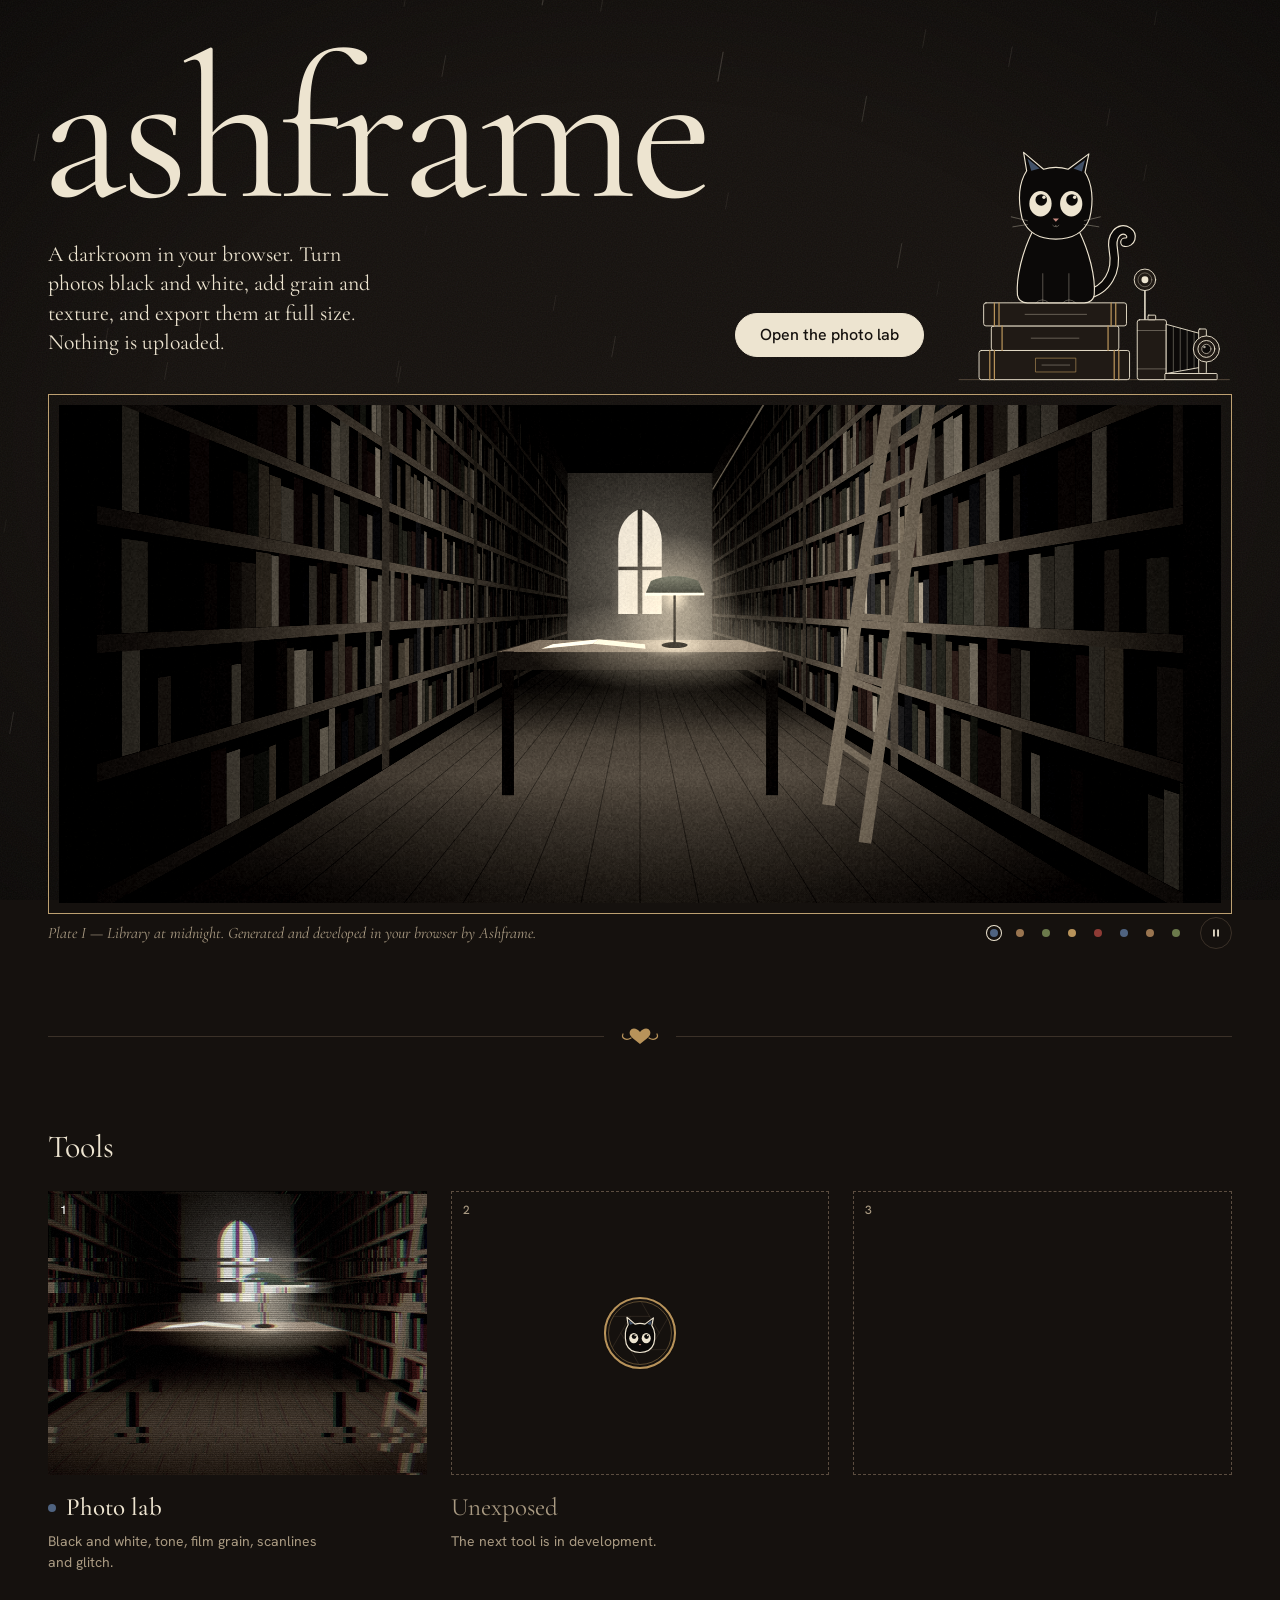
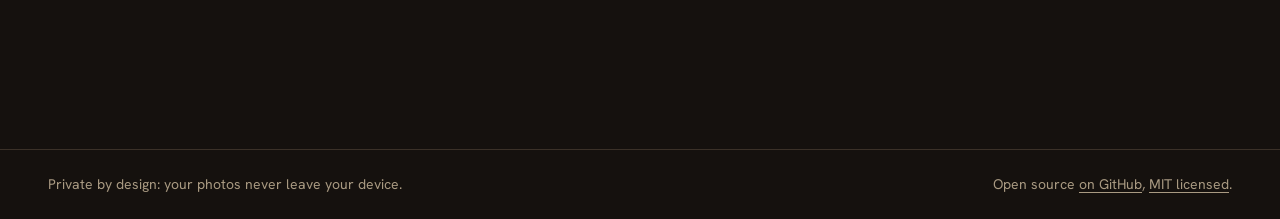
<file: index.html>
<!doctype html>
<html lang="en">
<head>
  <meta charset="utf-8">
  <meta name="viewport" content="width=device-width, initial-scale=1, viewport-fit=cover">
  <title>Ashframe — a darkroom in your browser</title>
  <meta name="description" content="Free, private photo tools that run entirely in your browser. Black and white, film grain, scanlines and glitch. Nothing is uploaded.">
  <meta name="theme-color" content="#15110e">
  <meta property="og:title" content="Ashframe">
  <meta property="og:description" content="A darkroom in your browser. Private photo tools: nothing is uploaded.">
  <meta property="og:type" content="website">
  <meta property="og:image" content="https://concord808030-tech.github.io/Ashframe/assets/brand/icon-512.png">
  <link rel="icon" href="assets/brand/logo.svg" type="image/svg+xml">
  <link rel="icon" href="assets/brand/icon-32.png" sizes="32x32" type="image/png">
  <link rel="icon" href="assets/brand/icon-192.png" sizes="192x192" type="image/png">
  <link rel="apple-touch-icon" href="assets/brand/apple-touch-icon.png">
  <link rel="preload" href="assets/fonts/hanken-grotesk-latin-wght.woff2" as="font" type="font/woff2" crossorigin>
  <link rel="preload" href="assets/fonts/cormorant-garamond-latin-wght.woff2" as="font" type="font/woff2" crossorigin>
  <link rel="stylesheet" href="css/base.css">
  <link rel="stylesheet" href="css/home.css">
  <script type="module" src="js/home.js"></script>
</head>
<body>
  <!-- Rain falling behind the page content (js/rain.js) -->
  <canvas class="rain" id="rain" aria-hidden="true"></canvas>

  <main class="home">
    <header class="intro">
      <h1 class="display">ashframe</h1>
      <p class="lede">A darkroom in your browser. Turn photos black and white, add grain and texture, and export them at full size. Nothing is uploaded.</p>
      <a class="btn btn-primary cta" href="lab/">Open the photo lab</a>
      <!-- The vignette: a black cat on three old books beside a folding camera.
           Colours come from css/home.css; Task 6 reuses these paths. -->
      <svg class="vignette" viewBox="0 0 360 400" aria-hidden="true">
        <g transform="translate(0 20)">
          <path class="desk" d="M4 378H356"/>
          <g class="books">
            <rect class="cover" x="30" y="340" width="196" height="38" rx="3"/>
            <rect class="cover" x="46" y="308" width="166" height="32" rx="3"/>
            <rect class="cover" x="36" y="278" width="186" height="30" rx="3"/>
            <path class="band" d="M44 340v38M50 340v38M206 340v38M212 340v38M60 308v32M198 308v32M50 278v30M56 278v30M202 278v30M208 278v30"/>
            <rect class="label" x="104" y="350" width="52" height="18"/>
            <path class="hair" d="M112 359h36M98 324h62M90 293h80"/>
          </g>
          <g class="cat">
            <!-- Tail: a cream rim under a black stroke, standing up with a curl -->
            <g class="cat-tail">
              <path class="tail-rim" d="M168 268C198 262 210 236 205 210C201 190 213 178 224 185C231 190 228 200 220 199"/>
              <path class="tail" d="M168 268C198 262 210 236 205 210C201 190 213 178 224 185C231 190 228 200 220 199"/>
            </g>
            <path class="solid body" d="M100 184C87 210 78 244 80 268Q82 278 93 278H167Q178 278 180 268C182 244 173 210 160 184Z"/>
            <path class="hair" d="M113 278V240M147 278V240M104 278Q112 270 121 278M139 278Q147 270 156 278"/>
            <!-- A big round head, ears up, looking at you -->
            <path class="solid body" d="M86 168C80 142 83 120 92 106L88 82L114 104Q130 99 146 104L173 84L168 108C177 122 180 144 174 168C166 189 147 195 130 195C113 195 94 189 86 168Z"/>
            <path class="inner-ear" d="M93 90L98 106L109 103ZM168 92L164 107L153 103Z"/>
            <path class="hair" d="M93 171L72 166M93 176L74 179M167 171L188 166M167 176L186 179M126 177Q130 181 130 177Q130 181 134 177"/>
            <path class="nose" d="M126 168h8l-4 4.5z"/>
            <g class="cat-eyes">
              <ellipse class="eye" cx="110" cy="149" rx="14.5" ry="16.5"/>
              <ellipse class="eye" cx="150" cy="149" rx="14.5" ry="16.5"/>
              <g class="cat-pupils">
                <circle class="pupil" cx="111" cy="144" r="7.5"/>
                <circle class="pupil" cx="151" cy="144" r="7.5"/>
                <circle class="shine" cx="114.5" cy="140.5" r="2.2"/>
                <circle class="shine" cx="154.5" cy="140.5" r="2.2"/>
              </g>
            </g>
          </g>
          <g class="flash">
            <circle cx="246" cy="248" r="26"/>
            <path d="M246 214v-14M212 248h-12M280 248h12M222 224l-9-9M270 224l9-9"/>
          </g>
          <g class="camera">
            <path class="stem" d="M246 300V262"/>
            <circle class="cover" cx="246" cy="248" r="14"/>
            <circle class="hair" cx="246" cy="248" r="9"/>
            <circle class="bulb" cx="246" cy="248" r="4.5"/>
            <rect class="cover" x="236" y="300" width="38" height="78" rx="3"/>
            <path class="hair" d="M236 314h38M236 364h38"/>
            <rect class="cover" x="250" y="294" width="10" height="6" rx="1"/>
            <rect class="cover" x="272" y="370" width="68" height="8" rx="1"/>
            <path class="solid" d="M274 306L318 318V362L274 370Z"/>
            <path class="hair" d="M283 308.5V368.4M292 310.9V366.7M301 313.4V365.1M310 315.8V363.5"/>
            <rect class="cover" x="316" y="312" width="10" height="58" rx="1.5"/>
            <circle class="cover" cx="326" cy="338" r="17"/>
            <circle cx="326" cy="338" r="11"/>
            <circle class="glass" cx="326" cy="338" r="6"/>
            <circle class="glint" cx="323.5" cy="335.5" r="1.6"/>
          </g>
        </g>
      </svg>
    </header>

    <figure class="print">
      <!-- Two stacked canvases: each new print develops on top of the last -->
      <div class="print-frame">
        <canvas aria-hidden="true"></canvas>
        <canvas aria-hidden="true"></canvas>
      </div>
      <div class="print-meta">
        <figcaption id="print-caption">Plate I — Library at midnight. Generated and developed in your browser by Ashframe.</figcaption>
        <div class="print-controls">
          <div class="print-dots" id="print-dots" role="group" aria-label="Prints"></div>
          <button type="button" class="icon-btn" id="motion-toggle" aria-label="Pause the slideshow, rain and cat"></button>
        </div>
      </div>
    </figure>

    <div class="fleuron" aria-hidden="true">
      <svg viewBox="0 0 40 20"><path d="M20 18C14 13 8 10 10 5C12 1 17 2 20 6C23 2 28 1 30 5C32 10 26 13 20 18Z"/><path class="tendril" d="M11 12C6 15 1 12 3 8M29 12C34 15 39 12 37 8"/></svg>
    </div>

    <section class="tools" aria-labelledby="tools-title">
      <h2 id="tools-title">Tools</h2>
      <!-- Tools as frames on a roll of film. New tools take the next unexposed frame. -->
      <ol class="strip">
        <li class="frame frame-live" style="--tone: var(--slate)">
          <a class="frame-link" href="lab/">
            <span class="frame-no" aria-hidden="true">1</span>
            <span class="frame-thumb"><canvas id="thumb" aria-hidden="true"></canvas></span>
            <span class="frame-name"><span class="swatch" aria-hidden="true"></span>Photo lab</span>
            <span class="frame-desc">Black and white, tone, film grain, scanlines and glitch.</span>
          </a>
        </li>
        <li class="frame frame-empty">
          <span class="frame-no" aria-hidden="true">2</span>
          <span class="frame-thumb"><img class="frame-icon" src="assets/brand/logo.svg" width="96" height="96" alt=""></span>
          <span class="frame-name">Unexposed</span>
          <span class="frame-desc">The next tool is in development.</span>
        </li>
        <li class="frame frame-empty" aria-hidden="true">
          <span class="frame-no">3</span>
          <span class="frame-thumb"></span>
        </li>
      </ol>
    </section>
  </main>

  <footer class="site-foot">
    <p>Private by design: your photos never leave your device.</p>
    <p>Open source <a href="https://github.com/concord808030-tech/Ashframe">on GitHub</a>, <a href="https://github.com/concord808030-tech/Ashframe/blob/main/LICENSE">MIT licensed</a>.</p>
  </footer>
</body>
</html>
</file>
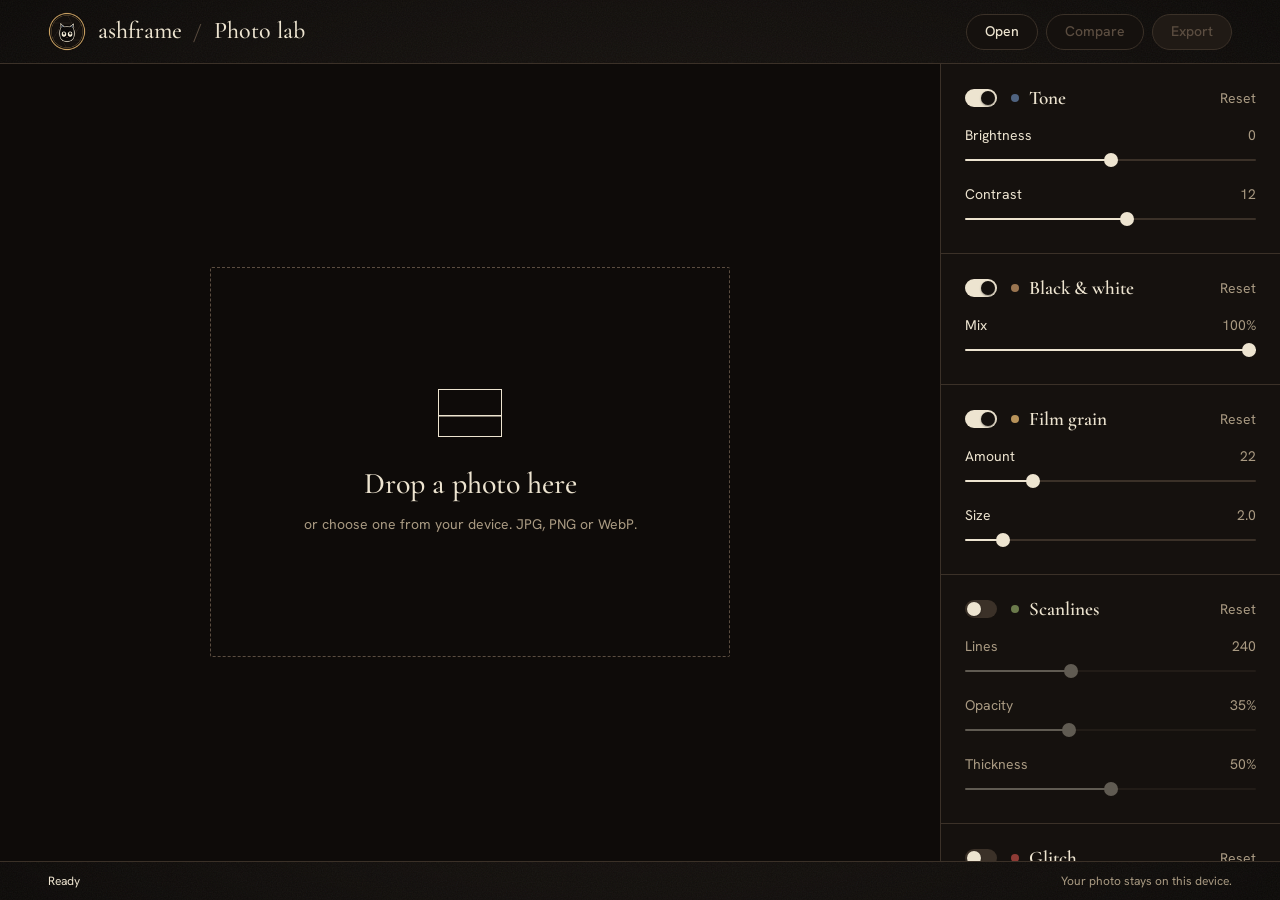
<file: lab/index.html>
<!doctype html>
<html lang="en">
<head>
  <meta charset="utf-8">
  <meta name="viewport" content="width=device-width, initial-scale=1, viewport-fit=cover">
  <title>Photo lab — Ashframe</title>
  <meta name="description" content="Edit photos privately in your browser: black and white, tone, film grain, scanlines and glitch. Nothing is uploaded.">
  <meta name="theme-color" content="#15110e">
  <link rel="icon" href="../assets/brand/logo.svg" type="image/svg+xml">
  <link rel="icon" href="../assets/brand/icon-32.png" sizes="32x32" type="image/png">
  <link rel="icon" href="../assets/brand/icon-192.png" sizes="192x192" type="image/png">
  <link rel="apple-touch-icon" href="../assets/brand/apple-touch-icon.png">
  <link rel="preload" href="../assets/fonts/hanken-grotesk-latin-wght.woff2" as="font" type="font/woff2" crossorigin>
  <link rel="preload" href="../assets/fonts/cormorant-garamond-latin-wght.woff2" as="font" type="font/woff2" crossorigin>
  <link rel="stylesheet" href="../css/base.css">
  <link rel="stylesheet" href="../css/lab.css">
  <script type="module" src="../js/lab.js"></script>
</head>
<body>
  <header class="bar">
    <div class="crumbs">
      <a class="wordmark" href="../"><img class="wordmark-icon" src="../assets/brand/icon-64.png" width="32" height="32" alt="">ashframe</a>
      <span class="crumb-sep" aria-hidden="true">/</span>
      <h1 class="page-title">Photo lab</h1>
    </div>
    <div class="actions">
      <button type="button" class="btn" id="open">Open</button>
      <button type="button" class="btn" id="compare" disabled
              title="Hold to see the original (or hold the \ key)">Compare</button>
      <button type="button" class="btn btn-primary" id="export" disabled>Export</button>
    </div>
    <!-- Opened by the Open button and the drop zone; hidden from assistive tech to avoid a duplicate control -->
    <input type="file" id="file" class="visually-hidden" tabindex="-1" aria-hidden="true" aria-label="Open image"
           accept="image/jpeg,image/png,image/webp,.jpg,.jpeg,.png,.webp">
  </header>

  <main class="lab">
    <section class="stage" id="stage" aria-label="Preview">
      <button type="button" class="drop" id="drop">
        <span class="drop-frame" aria-hidden="true"></span>
        <span class="drop-title">Drop a photo here</span>
        <span class="drop-sub">or choose one from your device. JPG, PNG or WebP.</span>
      </button>
      <canvas id="view" hidden aria-label="Processed preview"></canvas>
      <p class="readout" id="readout" hidden></p>
      <div class="drag-hint" aria-hidden="true">Release to open</div>
      <div class="developing" id="developing" hidden aria-hidden="true"></div>
    </section>

    <aside class="panel" id="panel" aria-label="Controls">
      <div id="effects"></div>

      <section class="fx" aria-labelledby="out-title">
        <div class="fx-head">
          <h2 class="fx-title" id="out-title">Output</h2>
        </div>
        <div class="ctl">
          <label for="format">Format</label>
          <select id="format">
            <option value="image/png">PNG</option>
            <option value="image/jpeg">JPEG</option>
            <option value="image/webp">WebP</option>
          </select>
        </div>
        <div class="ctl" id="quality-row" hidden>
          <div class="ctl-row">
            <label for="quality">Quality</label>
            <output for="quality" id="quality-out" aria-hidden="true">92</output>
          </div>
          <input type="range" id="quality" min="50" max="100" step="1" value="92">
        </div>
        <p class="note" id="export-size">Exports up to 4000 px on the long side.</p>
      </section>

      <div class="panel-foot">
        <button type="button" class="btn" id="reseed" title="New random layout for grain and glitch">Reseed</button>
        <button type="button" class="btn" id="reset-all">Reset all</button>
      </div>
    </aside>
  </main>

  <footer class="status">
    <span id="status" role="status" aria-live="polite">Ready</span>
    <span class="privacy">Your photo stays on this device.</span>
  </footer>
</body>
</html>
</file>
<file: css/base.css>
/* ==========================================================
   Ashframe — shared design system (every page loads this)

   Direction: "dark academia". Walnut-black paper, candle-cream ink,
   a Cormorant Garamond serif for display type and a quiet grain and
   vignette over the page. Colour is used sparingly: five muted
   academia tones (oxblood, moss, brass, slate, sepia) that mark
   tools and effects as small swatches.

   - Tokens live on :root. The site is dark only; there is no light mode.
   - Type: Cormorant Garamond (display) and Hanken Grotesk (UI), both
     self-hosted, sentence case.
   - Photos are sharp-cornered; controls are soft (pills).
   - All motion is disabled under prefers-reduced-motion.
   ========================================================== */

/* Self-hosted so the site makes no external requests. SIL OFL, see assets/fonts/OFL*.txt */
@font-face {
  font-family: "Hanken Grotesk";
  src: url("../assets/fonts/hanken-grotesk-latin-wght.woff2") format("woff2");
  font-weight: 100 900;
  font-style: normal;
  font-display: swap;
}

@font-face {
  font-family: "Cormorant Garamond";
  src: url("../assets/fonts/cormorant-garamond-latin-wght.woff2") format("woff2");
  font-weight: 300 700;
  font-style: normal;
  font-display: swap;
}

@font-face {
  font-family: "Cormorant Garamond";
  src: url("../assets/fonts/cormorant-garamond-latin-wght-italic.woff2") format("woff2");
  font-weight: 300 700;
  font-style: italic;
  font-display: swap;
}

:root {
  /* Neutrals */
  --paper: #15110e;     /* page background (walnut black) */
  --ink: #ede4d0;       /* primary text, primary buttons (candle cream) */
  --backdrop: #0e0b09;  /* behind photos */
  --surface: #201a15;   /* hover / subtle fills */
  --line: #3b3128;      /* hairlines, slider tracks */
  --muted: #a99a82;     /* secondary text: 6:1+ on every neutral above */
  --faint: #5b4d40;     /* decorative only, never for text */

  /* Academia tones. Swatches and accents only. */
  --oxblood: #8e3b35;
  --moss: #6b7a4b;
  --brass: #b8935a;
  --slate: #4f6380;
  --sepia: #9a7550;

  --font: "Hanken Grotesk", ui-sans-serif, system-ui, -apple-system, "Segoe UI", Roboto,
    sans-serif;
  --serif: "Cormorant Garamond", "Iowan Old Style", Georgia, serif;

  /* Type scale (major third, 16px base) */
  --t-xs: 0.75rem;   /* 12 */
  --t-sm: 0.875rem;  /* 14 */
  --t-md: 1rem;      /* 16 */
  --t-lg: 1.25rem;   /* 20 */
  --t-xl: 1.5625rem; /* 25 */

  --gutter: clamp(16px, 4vw, 48px);
  --ease: cubic-bezier(0.2, 0.7, 0.1, 1);
  --fast: 160ms;
  --slow: 420ms;

  color-scheme: dark;
}

/* Smooth page-to-page morph (home → photo lab) where supported */
@view-transition {
  navigation: auto;
}

*,
*::before,
*::after {
  box-sizing: border-box;
}

[hidden] {
  display: none !important;
}


html {
  -webkit-text-size-adjust: 100%;
}

body {
  margin: 0;
  background: var(--paper);
  color: var(--ink);
  font: 400 var(--t-md) / 1.5 var(--font);
  font-feature-settings: "ss01", "tnum";
  -webkit-font-smoothing: antialiased;
  -moz-osx-font-smoothing: grayscale;
  -webkit-tap-highlight-color: transparent;
}

h1,
h2,
h3,
p {
  margin: 0;
}

a {
  color: inherit;
  text-decoration-thickness: 1px;
  text-underline-offset: 0.2em;
}

button,
input,
select {
  font: inherit;
  color: inherit;
}

:focus-visible {
  outline: 2px solid var(--brass);
  outline-offset: 3px;
  border-radius: 2px;
}

::selection {
  background: var(--brass);
  color: var(--paper);
}

/* Atmosphere: a fixed vignette and paper grain behind everything.
   The rain canvas (home) and the content sit above them. */
body::before,
body::after {
  content: "";
  position: fixed;
  inset: 0;
  z-index: -2;
  pointer-events: none;
}

body::before {
  background: radial-gradient(ellipse at center, transparent 55%, rgb(0 0 0 / 0.45));
}

body::after {
  background-image: url("data:image/svg+xml,%3Csvg xmlns='http://www.w3.org/2000/svg' width='200' height='200'%3E%3Cfilter id='n'%3E%3CfeTurbulence type='fractalNoise' baseFrequency='0.8' numOctaves='2' stitchTiles='stitch'/%3E%3C/filter%3E%3Crect width='100%25' height='100%25' filter='url(%23n)'/%3E%3C/svg%3E");
  opacity: 0.06;
}

.visually-hidden {
  position: absolute;
  width: 1px;
  height: 1px;
  padding: 0;
  margin: -1px;
  overflow: hidden;
  clip: rect(0 0 0 0);
  white-space: nowrap;
  border: 0;
}

/* ---------- Wordmark ---------- */

.wordmark {
  display: inline-flex;
  align-items: center;
  gap: 0.5em;
  font-family: var(--serif);
  font-weight: 500;
  font-size: calc(var(--t-lg) * 1.2);
  line-height: 1;
  letter-spacing: 0;
  text-decoration: none;
}

/* The brand icon, a disc */
.wordmark-icon {
  display: block;
  width: 1.6em;
  height: 1.6em;
  border-radius: 50%;
}

/* ---------- Fleuron: a centred ornament between hairlines ---------- */

.fleuron {
  display: flex;
  align-items: center;
  gap: 16px;
  color: var(--faint);
  line-height: 1;
}

.fleuron::before,
.fleuron::after {
  content: "";
  flex: 1;
  height: 1px;
  background: var(--line);
}

/* ---------- Buttons ---------- */

.btn {
  display: inline-flex;
  align-items: center;
  justify-content: center;
  gap: 0.5em;
  height: 36px;
  padding: 0 18px;
  border: 1px solid var(--line);
  border-radius: 999px;
  background: var(--paper);
  font-size: var(--t-sm);
  font-weight: 500;
  text-decoration: none;
  white-space: nowrap;
  cursor: pointer;
  transition: border-color var(--fast) var(--ease), background-color var(--fast) var(--ease),
    color var(--fast) var(--ease), transform var(--fast) var(--ease);
}

.btn:hover:not(:disabled) {
  border-color: var(--ink);
}

.btn:active:not(:disabled) {
  transform: scale(0.97);
}

.btn:disabled {
  color: var(--faint);
  cursor: not-allowed;
}

.btn-primary {
  border-color: var(--ink);
  background: var(--ink);
  color: var(--paper);
}

.btn-primary:hover:not(:disabled) {
  opacity: 0.85;
}

.btn-primary:disabled {
  border-color: var(--line);
  background: var(--surface);
}

/* ---------- Round icon button (pause) ---------- */

.icon-btn {
  display: inline-grid;
  place-items: center;
  flex: none;
  width: 36px;
  height: 36px;
  padding: 0;
  border: 1px solid var(--line);
  border-radius: 50%;
  background: var(--paper);
  cursor: pointer;
  transition: border-color var(--fast) var(--ease), transform var(--fast) var(--ease);
}

.icon-btn:hover {
  border-color: var(--ink);
}

.icon-btn:active {
  transform: scale(0.94);
}

.icon-btn svg {
  display: block;
  width: 18px;
  height: 18px;
}

@media (pointer: coarse) {
  .icon-btn {
    width: 44px;
    height: 44px;
  }
}

/* ---------- Swatch: an academia-tone dot that marks a tool or effect ---------- */

.swatch {
  display: inline-block;
  flex: none;
  width: 8px;
  height: 8px;
  border-radius: 50%;
  background: var(--tone, var(--faint));
}

/* ---------- "Developing" reveal ----------
   A print emerging in the developer tray: starts as bright, flat paper,
   the shadows arrive first, then full contrast. Used for the home photo
   and whenever a photo loads in the lab. */

.develop {
  animation: develop 2.4s var(--ease) both;
}

@keyframes develop {
  0% {
    opacity: 0;
    filter: brightness(2.2) contrast(0.3) blur(2px);
  }
  35% {
    opacity: 1;
    filter: brightness(1.5) contrast(0.6) blur(0.5px);
  }
  100% {
    opacity: 1;
    filter: none;
  }
}

/* ---------- Motion off ---------- */

@media (prefers-reduced-motion: reduce) {
  @view-transition {
    navigation: none;
  }

  *,
  *::before,
  *::after {
    animation: none !important;
    transition: none !important;
  }
}
</file>
<file: css/home.css>
/* ==========================================================
   Home page: wordmark, the developing print, the tool strip.
   The print is the one bold element; everything else stays quiet.
   ========================================================== */

.home {
  max-width: 1440px;
  margin: 0 auto;
  padding: var(--gutter);
  padding-top: max(var(--gutter), env(safe-area-inset-top));
}

/* ---------- Rain (js/rain.js) ----------
   Fixed behind everything. Opaque surfaces (the photo frame) cover it. */

.rain {
  position: fixed;
  inset: 0;
  z-index: -1;
  width: 100%;
  height: 100%;
  pointer-events: none;
}

/* ---------- Intro ---------- */

.intro {
  --intro-gap: clamp(28px, 4vw, 48px);
  display: grid;
  grid-template-columns: minmax(0, 1fr) auto auto;
  grid-template-areas:
    "display display vignette"
    "lede    cta     vignette";
  align-items: end;
  column-gap: 32px;
  row-gap: 24px;
  margin-bottom: var(--intro-gap);
}

/* The vignette stands at the right: a black cat on three old books beside a
   folding camera, the desk line sitting just above the plate's brass hairline
   (never on it). It develops in just before the print does. Line art in --ink. */
.vignette {
  grid-area: vignette;
  align-self: end;
  width: auto;
  height: clamp(220px, 24vw, 340px);
  aspect-ratio: 360 / 400;
  /* Pull it down toward the plate, but keep the desk line ~14px clear of the
     brass hairline (outline-offset 10px) so the art never sits on it */
  margin-bottom: calc(24px - var(--intro-gap));
  overflow: visible;
  fill: none;
  stroke: var(--ink);
  stroke-width: 1.2;
  stroke-linecap: round;
  stroke-linejoin: round;
  animation: develop 2s var(--ease) both;
}

.vignette .desk { stroke: var(--faint); }
.vignette .cover { fill: var(--surface); }
.vignette .solid { fill: #0b0908; }
.vignette .body { stroke-width: 1.5; }
.vignette .hair { stroke-width: 0.8; opacity: 0.55; }
.vignette .band { stroke: var(--brass); stroke-width: 1.6; }
.vignette .label { stroke: var(--brass); stroke-width: 0.8; }
.vignette .nose { fill: #c98a80; stroke: none; }
.vignette .inner-ear { fill: var(--slate); stroke: none; opacity: 0.8; }
.vignette .eye { fill: var(--ink); stroke: none; }
.vignette .pupil { fill: #0b0908; stroke: none; }
.vignette .shine { fill: var(--ink); stroke: none; }
.vignette .tail-rim { stroke: var(--ink); stroke-width: 12.5; }
.vignette .tail { stroke: #0b0908; stroke-width: 9.5; }
.vignette .glass { fill: #0b0908; stroke-width: 0.8; }
.vignette .glint { fill: var(--ink); stroke: none; opacity: 0.7; }
.vignette .bulb { fill: var(--ink); stroke: none; }
.vignette .stem { stroke-width: 2; }

/* A slow blink (about 150ms every 7s), a curious glance now and then,
   and a lazy tail */
.cat-eyes {
  transform-box: fill-box;
  transform-origin: center;
  animation: blink 7s infinite;
}

.cat-pupils {
  animation: glance 11s ease-in-out infinite;
}

.cat-tail {
  transform-box: fill-box;
  transform-origin: 0% 100%;
  animation: swish 5s ease-in-out infinite alternate;
}

/* The flash bulb bursts each time a new print develops (home.js adds .fire) */
.vignette .flash {
  opacity: 0;
  fill: var(--brass);
  fill-opacity: 0.25;
  stroke: var(--brass);
  stroke-width: 1.4;
  transform-box: fill-box;
  transform-origin: center;
}

.vignette.fire .flash {
  animation: flash 0.9s ease-out;
}

.vignette.paused * {
  animation-play-state: paused;
}

@keyframes blink {
  0%, 97%, 100% { transform: scaleY(1); }
  98.5% { transform: scaleY(0.1); }
}

@keyframes glance {
  0%, 40%, 82%, 100% { transform: translateX(0); }
  46%, 56% { transform: translateX(-3.5px); }
  62%, 76% { transform: translateX(3.5px); }
}

@keyframes swish {
  from { transform: rotate(-8deg); }
  to { transform: rotate(8deg); }
}

@keyframes flash {
  0% { opacity: 0; transform: scale(0.4); }
  15% { opacity: 1; transform: scale(1); }
  100% { opacity: 0; transform: scale(1.35); }
}

/* The wordmark as the headline: a large, light serif in lowercase */
.display {
  grid-area: display;
  font-family: var(--serif);
  font-size: clamp(4.5rem, 16vw, 13rem);
  font-weight: 400;
  line-height: 0.82;
  letter-spacing: -0.03em;
  /* optical correction: big type sits visually right of the margin */
  margin-left: -0.04em;
}

.lede {
  grid-area: lede;
  max-width: 34ch;
  font-family: var(--serif);
  font-size: clamp(1.25rem, 1.7vw, 1.5rem);
  line-height: 1.35;
}

.cta {
  grid-area: cta;
  height: 44px;
  padding: 0 24px;
  font-size: var(--t-md);
}

/* ---------- The print ---------- */

.print {
  margin: 0 0 clamp(40px, 6vw, 80px);
}

/* A plate: warm-toned (on the wrapper, so .develop still works on the
   canvases), with a thin brass hairline set off the photo like a mat. The
   margin keeps the hairline inside the page; the photo box never changes size. */
.print-frame {
  position: relative;
  margin: 11px;
  filter: sepia(0.35) saturate(0.9) contrast(1.02);
  outline: 1px solid var(--brass);
  outline-offset: 10px;
  aspect-ratio: 21 / 9;
  background: var(--backdrop);
  overflow: hidden;
  /* Morphs into the lab's stage when you open the photo lab */
  view-transition-name: frame;
}

/* Two stacked canvases; the newest print develops on top */
.print-frame canvas {
  position: absolute;
  inset: 0;
  display: block;
  width: 100%;
  height: 100%;
  object-fit: cover;
}

/* A layer is invisible until home.js gives it .develop */
.print-frame canvas:not(.develop) {
  opacity: 0;
}

.print-meta {
  display: flex;
  justify-content: space-between;
  align-items: center;
  gap: 8px 24px;
  margin-top: 14px;
}

.print figcaption {
  color: var(--muted);
  font-family: var(--serif);
  font-size: var(--t-md);
  font-style: italic;
}

.print-controls {
  display: flex;
  flex-wrap: wrap;
  align-items: center;
  gap: 0 12px;
}

/* One academia-tone dot per print; the current one grows into a ring */
.print-dots {
  display: flex;
  gap: 2px;
}

.print-dot {
  position: relative;
  width: 24px;
  height: 24px;
  padding: 0;
  border: 0;
  background: none;
  cursor: pointer;
}

.print-dot::after {
  content: "";
  position: absolute;
  inset: 0;
  margin: auto;
  width: 8px;
  height: 8px;
  border-radius: 50%;
  background: var(--tone);
  transition: transform var(--fast) var(--ease), box-shadow var(--fast) var(--ease);
}

.print-dot:hover::after {
  transform: scale(1.25);
}

.print-dot[aria-current="true"]::after {
  box-shadow: 0 0 0 3px var(--paper), 0 0 0 4px var(--ink);
}

.print-meta .icon-btn {
  width: 32px;
  height: 32px;
}

.print-meta .icon-btn svg {
  width: 14px;
  height: 14px;
}

@media (pointer: coarse) {
  .print-dot {
    width: 36px;
    height: 44px;
  }

  .print-meta .icon-btn {
    width: 44px;
    height: 44px;
  }
}

/* ---------- Fleuron between the plate and the tools ---------- */

.home > .fleuron {
  margin-bottom: clamp(40px, 6vw, 80px);
  color: var(--brass);
}

.fleuron svg {
  width: 40px;
  height: 20px;
  fill: currentColor;
}

.fleuron .tendril {
  fill: none;
  stroke: currentColor;
  stroke-width: 1.2;
  stroke-linecap: round;
}

/* ---------- Tools: a strip of film frames ---------- */

.tools h2 {
  margin-bottom: 20px;
  font-family: var(--serif);
  font-size: 2rem;
  font-weight: 400;
}

.strip {
  display: grid;
  grid-template-columns: repeat(3, minmax(0, 1fr));
  gap: clamp(12px, 2vw, 24px);
  margin: 0;
  padding: 0;
  list-style: none;
}

.frame {
  position: relative;
}

.frame-link {
  display: block;
  text-decoration: none;
}

.frame-thumb {
  display: block;
  aspect-ratio: 4 / 3;
  margin-bottom: 14px;
  background: var(--backdrop);
  overflow: hidden;
}

.frame-thumb canvas {
  display: block;
  width: 100%;
  height: 100%;
  object-fit: cover;
  transition: transform var(--slow) var(--ease);
}

/* Frame number, like the edge print on a negative */
.frame-no {
  position: absolute;
  top: 10px;
  left: 12px;
  z-index: 1;
  /* White with a soft shadow: readable on any part of the photo */
  color: #ffffff;
  font-size: var(--t-xs);
  font-weight: 500;
  text-shadow: 0 0 6px rgb(0 0 0 / 0.7);
}

.frame-name {
  display: flex;
  align-items: center;
  gap: 10px;
  font-family: var(--serif);
  font-size: var(--t-xl);
  font-weight: 500;
}

.frame-desc {
  display: block;
  max-width: 36ch;
  margin-top: 4px;
  color: var(--muted);
  font-size: var(--t-sm);
}

.frame-link:hover .frame-thumb canvas {
  transform: scale(1.035);
}

.frame-link:hover .frame-name {
  text-decoration: underline;
  text-decoration-thickness: 1px;
  text-underline-offset: 0.2em;
}

/* Unexposed frames: an empty negative, outlined */
.frame-empty .frame-thumb {
  background: transparent;
  border: 1px dashed var(--faint);
  display: grid;
  place-items: center;
}

/* The seal keeps the empty frame company until the next tool arrives */
.frame-icon {
  width: clamp(56px, 6vw, 88px);
  height: auto;
  border-radius: 50%;
}

.frame-empty .frame-no {
  color: var(--muted);
  text-shadow: none;
}

.frame-empty .frame-name {
  color: var(--muted);
  font-weight: 400;
}

/* ---------- Footer ---------- */

.site-foot {
  display: flex;
  flex-wrap: wrap;
  justify-content: space-between;
  gap: 8px 24px;
  max-width: 1440px;
  margin: clamp(64px, 10vw, 128px) auto 0;
  padding: 24px var(--gutter);
  padding-bottom: max(24px, env(safe-area-inset-bottom));
  border-top: 1px solid var(--line);
  color: var(--muted);
  font-size: var(--t-sm);
}

/* ---------- Narrow screens ---------- */

@media (max-width: 760px) {
  .intro {
    grid-template-columns: minmax(0, 1fr) auto;
    grid-template-areas:
      "display display"
      "lede    lede"
      "cta     vignette";
    row-gap: 20px;
  }

  .vignette {
    height: 170px;
  }

  /* Let the wordmark run the full width of the phone */
  .display {
    font-size: 25vw;
  }

  .cta {
    justify-self: start;
  }

  .print-frame {
    aspect-ratio: 4 / 5;
  }

  .print-meta {
    flex-direction: column;
    align-items: flex-start;
  }

  .strip {
    grid-template-columns: 1fr;
  }

  /* One empty frame is enough to say "more coming" on a phone */
  .frame-empty + .frame-empty {
    display: none;
  }

  .frame-empty .frame-thumb {
    aspect-ratio: 4 / 1;
  }
}
</file>
<file: css/lab.css>
/* ==========================================================
   Photo lab (lab/index.html). Builds on base.css tokens.

   Layout: header bar, then the stage (photo on a grey backdrop)
   beside the control panel; stacked on narrow screens.
   Each effect carries its own academia-tone swatch (--tone, set
   from EFFECTS in js/state.js).
   ========================================================== */

body {
  display: grid;
  grid-template-rows: auto 1fr auto;
  height: 100dvh;
}

/* ---------- Header bar ---------- */

.bar {
  display: flex;
  align-items: center;
  justify-content: space-between;
  flex-wrap: wrap;
  gap: 12px 24px;
  min-height: 64px;
  padding: 12px var(--gutter);
  padding-top: max(12px, env(safe-area-inset-top));
  border-bottom: 1px solid var(--line);
}

.crumbs {
  display: flex;
  align-items: center;
  gap: 12px;
  min-width: 0;
}

.crumb-sep {
  color: var(--faint);
  font-size: var(--t-lg);
  font-weight: 300;
}

.page-title {
  font-family: var(--serif);
  font-size: calc(var(--t-lg) * 1.2);
  font-weight: 500;
  letter-spacing: 0;
  white-space: nowrap;
}

.actions {
  display: flex;
  gap: 8px;
}

/* ---------- Layout ---------- */

.lab {
  display: grid;
  grid-template-columns: minmax(0, 1fr) 340px;
  min-height: 0;
}

/* ---------- Stage ---------- */

.stage {
  position: relative;
  display: grid;
  place-items: center;
  min-height: 0;
  padding: clamp(16px, 3vw, 40px);
  padding-bottom: 40px; /* room for the size readout under tall photos */
  overflow: hidden;
  background: var(--backdrop);
  /* The home page's print morphs into this frame */
  view-transition-name: frame;
}

#view {
  display: block;
  max-width: 100%;
  max-height: 100%;
}

.drop {
  display: flex;
  flex-direction: column;
  align-items: center;
  justify-content: center;
  gap: 8px;
  width: min(520px, 100%);
  aspect-ratio: 4 / 3;
  padding: 24px;
  border: 1px dashed var(--faint);
  border-radius: 2px;
  background: transparent;
  cursor: pointer;
  transition: border-color var(--fast) var(--ease), background-color var(--fast) var(--ease);
}

/* A small empty frame with a horizon: the same mark as the logo */
.drop-frame {
  width: 64px;
  height: 48px;
  margin-bottom: 16px;
  border: 1.5px solid var(--ink);
  background: linear-gradient(var(--ink), var(--ink)) center 58% / 100% 1.5px no-repeat;
  transition: background-color var(--slow) var(--ease), transform var(--slow) var(--ease);
}

.drop-title {
  font-family: var(--serif);
  font-size: calc(var(--t-xl) * 1.2);
  font-weight: 500;
  letter-spacing: 0;
}

.drop-sub {
  color: var(--muted);
  font-size: var(--t-sm);
}

.drop:hover {
  border-color: var(--ink);
  background: var(--paper);
}

.drop:hover .drop-frame {
  background-color: var(--brass);
  transform: translateY(-2px);
}

.readout {
  position: absolute;
  left: clamp(16px, 3vw, 40px);
  bottom: 12px;
  margin: 0;
  color: var(--muted);
  font-size: var(--t-xs);
}

.stage.comparing .readout::after {
  content: ", showing the original";
  color: var(--ink);
}

.drag-hint {
  position: absolute;
  inset: 12px;
  display: none;
  place-items: center;
  border: 1px solid var(--ink);
  background: color-mix(in srgb, var(--paper) 88%, transparent);
  font-size: var(--t-xl);
  letter-spacing: -0.02em;
  pointer-events: none;
}

.stage.dragging .drag-hint {
  display: grid;
}

/* Export progress: a thin band of academia tones drifting across the top */
.developing {
  position: absolute;
  top: 0;
  left: 0;
  right: 0;
  height: 2px;
  background: linear-gradient(90deg, var(--slate), var(--moss), var(--oxblood), var(--brass), var(--slate));
  background-size: 200% 100%;
  animation: drift 1.2s linear infinite;
}

@keyframes drift {
  to { background-position: -200% 0; }
}

/* ---------- Control panel ---------- */

.panel {
  display: flex;
  flex-direction: column;
  min-height: 0;
  overflow-y: auto;
  border-left: 1px solid var(--line);
  background: var(--paper);
  scrollbar-width: thin;
  scrollbar-color: var(--line) transparent;
}

/* lab.js builds the effect controls after load; keep the panel invisible
   until then so the page doesn't jump (layout shift) when they appear. */
.panel:not(.ready) {
  visibility: hidden;
}

.fx {
  padding: 20px 24px 22px;
  border-bottom: 1px solid var(--line);
}

.fx-head {
  display: flex;
  align-items: center;
  justify-content: space-between;
  margin-bottom: 6px;
}

.fx-title {
  margin: 0;
  font-family: var(--serif);
  font-size: calc(var(--t-md) * 1.2);
  font-weight: 600;
  letter-spacing: 0;
}

/* Switch + swatch + title; the whole row toggles the effect */
.toggle {
  display: inline-flex;
  align-items: center;
  gap: 10px;
  cursor: pointer;
}

.toggle input {
  appearance: none;
  position: relative;
  flex: none;
  width: 32px;
  height: 18px;
  margin: 0 4px 0 0;
  border-radius: 999px;
  background: var(--line);
  cursor: pointer;
  transition: background-color var(--fast) var(--ease);
}

.toggle input::after {
  content: "";
  position: absolute;
  top: 2px;
  left: 2px;
  width: 14px;
  height: 14px;
  border-radius: 50%;
  background: var(--ink);
  box-shadow: 0 1px 2px rgb(0 0 0 / 0.4);
  transition: transform var(--fast) var(--ease);
}

.toggle input:checked {
  background: var(--ink);
}

.toggle input:checked::after {
  background: var(--paper);
  transform: translateX(14px);
}

.mini {
  padding: 4px 0;
  border: 0;
  background: none;
  color: var(--muted);
  font-size: var(--t-sm);
  cursor: pointer;
}

.mini:hover {
  color: var(--ink);
  text-decoration: underline;
  text-underline-offset: 0.2em;
}

.ctl {
  display: grid;
  gap: 2px;
  margin-top: 12px;
  transition: opacity var(--fast) var(--ease);
}

.ctl-row {
  display: flex;
  justify-content: space-between;
  align-items: baseline;
}

.ctl label {
  font-size: var(--t-sm);
}

.ctl output {
  color: var(--muted);
  font-size: var(--t-sm);
}

/* Switched-off effects: dim the sliders, keep the text readable */
.fx.off .ctl label,
.fx.off .ctl output {
  color: var(--muted);
}

.fx.off .ctl input[type="range"] {
  opacity: 0.35;
}

.ctl select {
  height: 36px;
  margin-top: 4px;
  padding: 0 12px;
  border: 1px solid var(--line);
  border-radius: 8px;
  background: var(--paper);
}

.note {
  margin-top: 12px;
  color: var(--muted);
  font-size: var(--t-xs);
}

.panel-foot {
  display: flex;
  gap: 8px;
  margin-top: auto;
  padding: 20px 24px;
  padding-bottom: max(20px, env(safe-area-inset-bottom));
}

.panel-foot .btn {
  flex: 1;
}

/* ---------- Range slider ----------
   Thin track filled up to the thumb. lab.js sets --p (0–100%) on each
   slider, since WebKit has no native "progress" part. */

input[type="range"] {
  appearance: none;
  width: 100%;
  height: 24px;
  margin: 0;
  background: transparent;
  cursor: pointer;
}

input[type="range"]::-webkit-slider-runnable-track {
  height: 2px;
  border-radius: 1px;
  background:
    linear-gradient(var(--ink), var(--ink)) 0 0 / var(--p, 50%) 100% no-repeat,
    var(--line);
}

input[type="range"]::-moz-range-track {
  height: 2px;
  border-radius: 1px;
  background: var(--line);
}

input[type="range"]::-moz-range-progress {
  height: 2px;
  border-radius: 1px;
  background: var(--ink);
}

input[type="range"]::-webkit-slider-thumb {
  appearance: none;
  width: 14px;
  height: 14px;
  margin-top: -6px;
  border: 0;
  border-radius: 50%;
  background: var(--ink);
  transition: transform var(--fast) var(--ease);
}

input[type="range"]::-moz-range-thumb {
  width: 14px;
  height: 14px;
  border: 0;
  border-radius: 50%;
  background: var(--ink);
  transition: transform var(--fast) var(--ease);
}

input[type="range"]:active::-webkit-slider-thumb {
  transform: scale(1.3);
}

input[type="range"]:active::-moz-range-thumb {
  transform: scale(1.3);
}

/* ---------- Status bar ---------- */

.status {
  display: flex;
  justify-content: space-between;
  flex-wrap: wrap;
  gap: 4px 16px;
  padding: 10px var(--gutter);
  padding-bottom: max(10px, env(safe-area-inset-bottom));
  border-top: 1px solid var(--line);
  color: var(--muted);
  font-size: var(--t-xs);
}

#status {
  color: var(--ink);
}

/* ---------- Touch screens ----------
   Phones and tablets get larger text and finger-sized controls
   (44px tap targets, per Apple's guidelines). Mouse and trackpad
   users keep the compact sizes above. */

@media (pointer: coarse) {
  .btn {
    height: 44px;
    padding: 0 18px;
    font-size: var(--t-md);
  }

  .fx {
    padding: 18px 20px 22px;
  }

  .fx-title {
    font-size: calc(var(--t-lg) * 1.2);
  }

  /* The whole label row is the tap target, not just the switch */
  .toggle {
    min-height: 44px;
    gap: 12px;
    padding-right: 12px;
  }

  .toggle input {
    width: 44px;
    height: 26px;
  }

  .toggle input::after {
    width: 22px;
    height: 22px;
  }

  .toggle input:checked::after {
    transform: translateX(18px);
  }

  .mini {
    min-height: 44px;
    padding: 0 0 0 20px;
    font-size: var(--t-md);
  }

  .ctl {
    margin-top: 14px;
  }

  .ctl label,
  .ctl output {
    font-size: var(--t-md);
  }

  /* 16px stops iOS Safari from zooming in when the select is tapped */
  .ctl select {
    height: 44px;
    font-size: 16px;
  }

  input[type="range"] {
    height: 40px;
  }

  input[type="range"]::-webkit-slider-thumb {
    width: 24px;
    height: 24px;
    margin-top: -11px;
  }

  input[type="range"]::-moz-range-thumb {
    width: 24px;
    height: 24px;
  }

  .note,
  .status {
    font-size: var(--t-sm);
  }
}

/* ---------- Narrow screens ---------- */

@media (max-width: 860px) {
  body {
    height: auto;
  }

  .lab {
    grid-template-columns: 1fr;
  }

  .stage {
    height: 60vh;
    min-height: 320px;
  }

  .panel {
    overflow: visible;
    border-left: 0;
  }

  /* Stacked layout: also reserve height, so the status bar below starts
     off-screen instead of being pushed down when the controls appear. */
  .panel:not(.ready) {
    min-height: 100vh;
  }
}

@media (max-width: 480px) {
  .actions {
    width: 100%;
  }

  .actions .btn {
    flex: 1;
    padding: 0 10px;
  }
}
</file>
